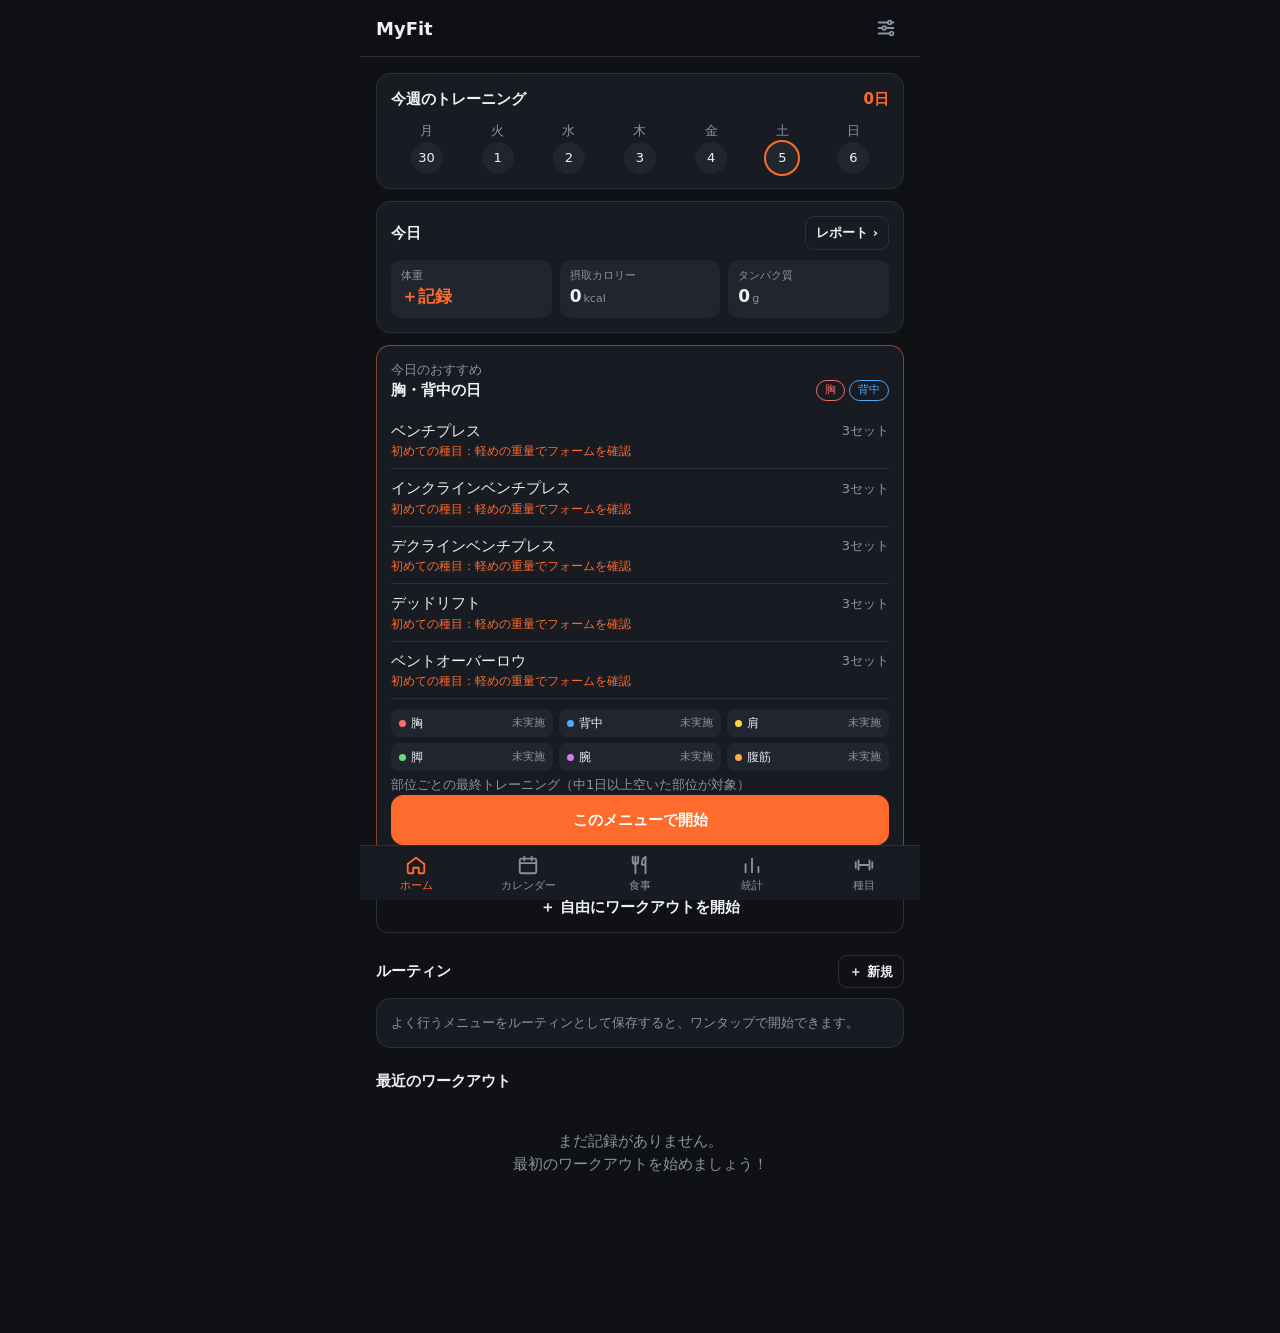
<file: index.html>
<!doctype html>
<html lang="ja">
<head>
  <meta charset="utf-8">
  <meta name="viewport" content="width=device-width, initial-scale=1, viewport-fit=cover">
  <meta name="theme-color" content="#0f1115">
  <meta name="description" content="自分専用の筋トレ記録アプリ">
  <title>MyFit</title>
  <link rel="manifest" href="manifest.webmanifest">
  <link rel="icon" type="image/png" href="icons/icon-192.png">
  <link rel="apple-touch-icon" href="icons/icon-192.png">
  <link rel="stylesheet" href="css/style.css">
</head>
<body>
  <header id="topbar">
    <button id="back" class="icon-btn big-icon" data-action="back" aria-label="戻る" hidden>‹</button>
    <h1 id="title">MyFit</h1>
    <div id="top-actions"></div>
  </header>

  <main id="view"></main>

  <button id="active-bar" data-action="open-active" hidden></button>
  <div id="restbar" hidden></div>

  <nav id="tabbar">
    <button data-action="tab" data-tab="home">
      <svg viewBox="0 0 24 24" fill="none" stroke="currentColor" stroke-width="2" stroke-linecap="round" stroke-linejoin="round"><path d="M3 11l9-7 9 7v9a1 1 0 0 1-1 1h-5v-6H9v6H4a1 1 0 0 1-1-1z"/></svg>ホーム
    </button>
    <button data-action="tab" data-tab="calendar">
      <svg viewBox="0 0 24 24" fill="none" stroke="currentColor" stroke-width="2" stroke-linecap="round" stroke-linejoin="round"><rect x="3" y="5" width="18" height="16" rx="2"/><path d="M3 10h18M8 3v4M16 3v4"/></svg>カレンダー
    </button>
    <button data-action="tab" data-tab="meals">
      <svg viewBox="0 0 24 24" fill="none" stroke="currentColor" stroke-width="2" stroke-linecap="round" stroke-linejoin="round"><path d="M7 3v18M4 3v5a3 3 0 0 0 6 0V3M18 21V3c-2.5 1-4 4-4 8.5h4"/></svg>食事
    </button>
    <button data-action="tab" data-tab="stats">
      <svg viewBox="0 0 24 24" fill="none" stroke="currentColor" stroke-width="2" stroke-linecap="round" stroke-linejoin="round"><path d="M5 20V11M12 20V5M19 20v-6"/></svg>統計
    </button>
    <button data-action="tab" data-tab="library">
      <svg viewBox="0 0 24 24" fill="none" stroke="currentColor" stroke-width="2" stroke-linecap="round" stroke-linejoin="round"><path d="M6 7v10M3 9v6M18 7v10M21 9v6M6 12h12"/></svg>種目
    </button>
  </nav>

  <div id="sheet" data-action="sheet-backdrop" hidden>
    <div class="sheet-body" id="sheet-body"></div>
  </div>
  <div id="toast" role="status"></div>

  <script src="js/exercises.js"></script>
  <script src="js/foods.js"></script>
  <script src="js/store.js"></script>
  <script src="js/plan.js"></script>
  <script src="js/app.js"></script>
</body>
</html>
</file>
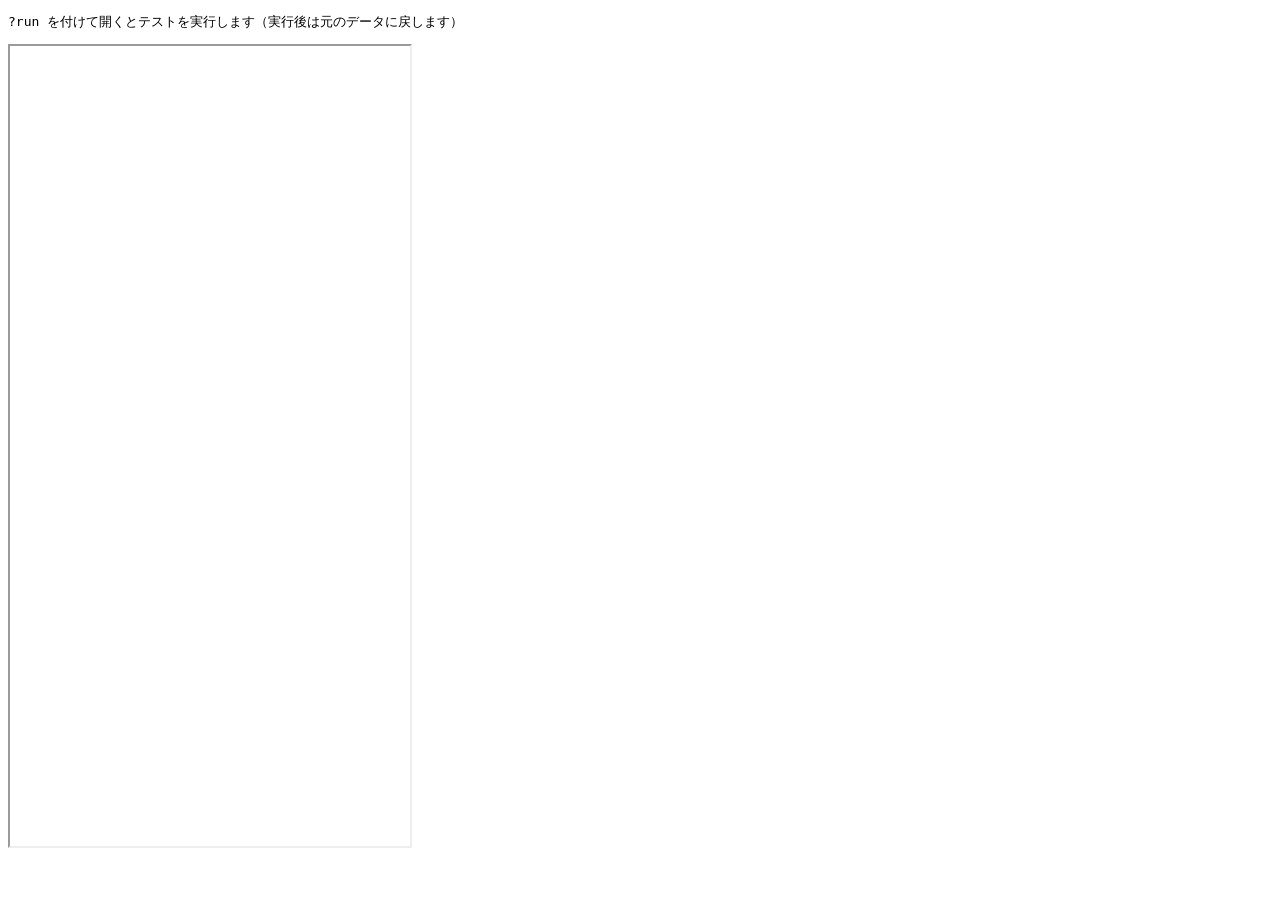
<file: tests/smoke.html>
<!doctype html><meta charset="utf-8"><title>MyFit smoke test</title>
<body><pre id="out">?run を付けて開くとテストを実行します（実行後は元のデータに戻します）</pre>
<iframe id="f" style="width:400px;height:800px"></iframe>
<script>
// MyFit のスモークテスト。tests/run-smoke.ps1 から headless Edge で実行する。
// 同じオリジンの localStorage を使うため、開始時に退避し終了時に復元する。
const log = [], errors = [];
const sleep = ms => new Promise(r => setTimeout(r, ms));
const f = document.getElementById('f');

if (location.search.includes('run')) {
  f.src = '../index.html';
  f.onload = run;
}

async function run() {
  const w = f.contentWindow, d = w.document, E = s => w.eval(s);
  const backup = w.localStorage.getItem('myfit.v1');
  w.onerror = (m, s, l) => errors.push(`${m} @${s}:${l}`);
  w.addEventListener('unhandledrejection', e => errors.push('promise: ' + e.reason));
  w.confirm = () => true;
  w.prompt = (q, def) => def || 'テストルーティン';
  const click = sel => { const el = d.querySelector(sel); if (!el) throw new Error('not found: ' + sel); el.click(); };
  const type = (sel, v, ev = 'input') => { const el = d.querySelector(sel); if (!el) throw new Error('not found: ' + sel); el.value = v; el.dispatchEvent(new Event(ev, { bubbles: true })); };
  const check = (name, cond, extra = '') => log.push(`${cond ? 'OK' : 'NG'}  ${name}${cond ? '' : '  ' + extra}`);
  const data = () => E('Store.data');
  const day = n => E(`dateStr(addDays(new Date(), ${n}))`);

  try {
    /* ---------- ワークアウト記録 ---------- */
    E('Store.reset(); render()');
    click('[data-action="start-empty"]'); await sleep(50);
    click('[data-action="w-add-ex"]'); await sleep(50);
    click('[data-action="picker-toggle"][data-id="bench_press"]');
    click('[data-action="picker-toggle"][data-id="plank"]');
    check('picker: 2種目選択', d.querySelector('#picker-ok').textContent.includes('2'));
    click('#picker-ok'); await sleep(300);
    check('picker: シートが閉じる', d.querySelector('#sheet').hidden);
    check('workout: 種目カード2枚', d.querySelectorAll('.ex-card').length === 2);
    const ins = d.querySelectorAll('.ex-card')[0].querySelectorAll('.set-row:not(.set-hdr) input');
    type2(ins[0], '60'); type2(ins[1], '10');
    d.querySelectorAll('.ex-card')[0].querySelector('.chk').click();
    check('workout: ボリューム 600', d.querySelector('#w-vol').textContent === '600');
    check('workout: 休憩タイマー表示', !d.querySelector('#restbar').hidden);
    click('[data-action="w-finish"]'); await sleep(50);
    check('finish: 詳細画面', !!d.querySelector('.d-title'));
    check('finish: 完了セットのみ保存', data().workouts.length === 1 && data().workouts[0].exercises.length === 1);
    click('[data-action="d-routine"]');
    check('routine: 保存', data().routines.length === 1);
    click('[data-action="d-repeat"]'); await sleep(50);
    const ins2 = d.querySelectorAll('.set-row:not(.set-hdr) input');
    check('repeat: 前回値を自動入力', ins2[0].value === '60');
    type2(ins2[0], '70');
    d.querySelector('.chk').click();
    click('[data-action="w-finish"]'); await sleep(50);
    check('repeat: 自己ベスト表示', !!d.querySelector('.pr-card'));
    click('#back'); await sleep(300);
    check('back: ホームへ戻る', d.querySelectorAll('.w-card').length === 2);

    /* ---------- 今日のおすすめ ---------- */
    E('Store.reset()');
    const mk = (n, exId, sets) => ({ id: `seed${n}${exId}`, date: day(n), start: Date.now() + n * 864e5, end: Date.now() + n * 864e5 + 3600e3, title: 'seed', memo: '', exercises: [{ exId, sets }] });
    data().workouts.push(mk(-3, 'bench_press', [1, 2, 3].map(() => ({ w: 60, r: 10, done: true }))));
    data().workouts.push(mk(-1, 'pull_up', [{ r: 8, done: true }]));
    E('Store.save(); render()');
    const plan = E('todayPlan()');
    check('plan: 自動作成', plan.type === 'auto', plan.type);
    check('plan: 昨日の背中は除外', !plan.parts.includes('back'), plan.parts);
    const sug = E('suggestExercise("bench_press")');
    check('plan: 全セット10回→+2.5kg', sug.sets[0].w === 62.5 && sug.sets[0].r === 8, JSON.stringify(sug.sets[0]));
    check('plan: 回復状況6部位', d.querySelectorAll('.rv').length === 6);

    /* ---------- プロフィール・体重・目標 ---------- */
    click('[data-action="open-settings"]'); await sleep(50);
    type('[data-prof="age"]', '30', 'change');
    type('[data-prof="height"]', '172', 'change');
    type('[data-prof="goal"]', 'lose', 'change');
    check('profile: 保存', data().profile.age === 30 && data().profile.goal === 'lose');
    click('#back'); await sleep(300);
    click('[data-action="weight-open"]'); await sleep(50);
    type('#wt-w', '70');
    click('[data-action="wt-save"]'); await sleep(300);
    check('weight: 保存', data().body.length === 1 && data().body[0].weight === 70);
    const t = E('targetsFor()');
    // BMR = 700 + 1075 - 150 + 5 = 1630 → ×1.55 = 2526.5 → 減量×0.85 → 2150
    check('targets: 計算', t && t.bmr === 1630 && t.kcal === 2150 && t.p === 140, JSON.stringify(t));

    /* ---------- 食事 ---------- */
    click('#tabbar [data-tab="meals"]'); await sleep(50);
    click('[data-action="meal-add"][data-meal="lunch"]'); await sleep(50);
    type('#food-q', 'とりむね');
    check('meal: ひらがな検索', d.querySelectorAll('#food-list .food-row').length >= 1);
    click('#food-list .food-row'); await sleep(50);
    click('[data-action="mf-qty"][data-q="2"]');
    click('[data-action="mf-save"]'); await sleep(300);
    const meal = data().meals[0];
    check('meal: 数量×2で保存', meal && meal.kcal === 210 && meal.p === 46.6, JSON.stringify(meal));
    click('[data-action="meal-edit"]'); await sleep(50);
    check('meal: 編集は1人前の値', d.querySelector('[data-mf="kcal"]').value === '105');
    click('#sheet [data-action="back"]'); await sleep(300);

    /* ---------- レポート ---------- */
    click('[data-action="open-report"]'); await sleep(50);
    check('report: アドバイス表示', !!d.querySelector('.advice li'));
    check('report: タンパク質不足の助言', E('dailyAdvice(dateStr())').some(a => a.includes('タンパク質があと')));
    check('report: 共有テキスト', E('reportText(dateStr())').includes('■食事'));
    click('[data-action="plan-start"]'); await sleep(50);
    check('report: おすすめから開始', d.querySelectorAll('.ex-card').length === 5, d.querySelectorAll('.ex-card').length);
    click('[data-action="w-discard"]'); await sleep(300);
    check('discard: レポートへ戻る', !!d.querySelector('.advice'));
    click('#back'); await sleep(300);

    /* ---------- 各タブ・その他 ---------- */
    for (const tb of ['home', 'calendar', 'meals', 'stats', 'library']) {
      click(`#tabbar [data-tab="${tb}"]`); await sleep(50);
      check(`tab: ${tb}`, d.querySelector('#view').innerHTML.length > 100);
    }
    click('#tabbar [data-tab="stats"]'); await sleep(50);
    check('stats: 体重グラフ描画', d.querySelector('#c-body')?.width > 0);
    click('#tabbar [data-tab="library"]');
    type('#lib-q', 'べんち');
    check('library: ひらがな検索', d.querySelectorAll('#lib-list .ex-item').length >= 1);
    click('#lib-list .ex-item'); await sleep(50);
    check('library: 種目シート（picker クラスなし）', !d.querySelector('#sheet').hidden && !d.querySelector('#sheet-body').classList.contains('picker'));
    click('#sheet [data-action="back"]'); await sleep(300);
    click('#tabbar [data-tab="calendar"]');
    click('[data-action="cal-add"]'); await sleep(50);
    check('calendar: 過去日の編集画面', !!d.querySelector('.w-date'));
    const before = data().workouts.length;
    click('#back'); await sleep(300);
    check('calendar: 空の記録は削除', data().workouts.length === before - 1);
  } catch (e) {
    errors.push('TEST: ' + e.message);
  } finally {
    // 元のデータに戻す
    if (backup) w.localStorage.setItem('myfit.v1', backup); else w.localStorage.removeItem('myfit.v1');
  }
  const ng = log.filter(l => l.startsWith('NG')).length;
  document.getElementById('out').textContent = log.join('\n') +
    `\nERRORS: ${errors.join('\n') || 'none'}\nRESULT: ${ng || errors.length ? 'FAIL' : 'PASS'} (${log.length - ng}/${log.length})`;

  function type2(el, v) { el.value = v; el.dispatchEvent(new Event('input', { bubbles: true })); }
}
</script>
</file>
<file: css/style.css>
:root {
  --bg: #0f1115;
  --surface: #181b21;
  --surface2: #21252d;
  --border: #2b303a;
  --text: #eef0f3;
  --muted: #8b93a1;
  --accent: #ff6b2c;
  --accent-soft: rgba(255, 107, 44, .15);
  --ok: #2fbf71;
  --ok-soft: rgba(47, 191, 113, .15);
  --danger: #ff5a5a;
  --grid: #262a33;
  --radius: 14px;
  color-scheme: dark;
}

* { box-sizing: border-box; -webkit-tap-highlight-color: transparent; }
[hidden] { display: none !important; }

html, body {
  margin: 0;
  background: var(--bg);
  color: var(--text);
  font-family: system-ui, -apple-system, "Hiragino Sans", "Noto Sans JP", sans-serif;
  font-size: 15px;
  line-height: 1.5;
}
body { max-width: 560px; margin: 0 auto; min-height: 100vh; min-height: 100dvh; overscroll-behavior-y: contain; }
body.no-scroll { overflow: hidden; }

button { font: inherit; color: inherit; background: none; border: 0; cursor: pointer; padding: 0; }
input, select, textarea {
  font: inherit; color: var(--text); background: var(--surface2);
  border: 1px solid var(--border); border-radius: 10px; padding: 10px 12px; width: 100%;
}
input:focus, select:focus, textarea:focus { outline: 2px solid var(--accent); outline-offset: -1px; border-color: transparent; }
input[type=number]::-webkit-inner-spin-button, input[type=number]::-webkit-outer-spin-button { -webkit-appearance: none; margin: 0; }
input[type=number] { -moz-appearance: textfield; }
textarea { resize: vertical; }

/* ---------- レイアウト ---------- */
#topbar {
  position: sticky; top: 0; z-index: 10;
  display: flex; align-items: center; gap: 4px;
  padding: calc(10px + env(safe-area-inset-top)) 16px 10px;
  background: rgba(15, 17, 21, .92);
  backdrop-filter: blur(10px); -webkit-backdrop-filter: blur(10px);
  border-bottom: 1px solid var(--border);
  min-height: 56px;
}
#topbar h1 { font-size: 18px; margin: 0; flex: 1; white-space: nowrap; overflow: hidden; text-overflow: ellipsis; }
#back { margin-left: -8px; }

#view { padding: 16px 16px calc(130px + env(safe-area-inset-bottom)); }

#tabbar {
  position: fixed; bottom: 0; left: 0; right: 0; z-index: 20;
  max-width: 560px; margin: 0 auto;
  display: flex; background: var(--surface); border-top: 1px solid var(--border);
  padding-bottom: env(safe-area-inset-bottom);
}
#tabbar button { flex: 1; display: flex; flex-direction: column; align-items: center; gap: 2px; padding: 8px 0 6px; font-size: 11px; color: var(--muted); }
#tabbar button.active { color: var(--accent); }
#tabbar svg { width: 22px; height: 22px; }
body.in-screen #tabbar { display: none; }

#active-bar {
  position: fixed; left: 12px; right: 12px; z-index: 19;
  bottom: calc(66px + env(safe-area-inset-bottom));
  max-width: 536px; margin: 0 auto;
  display: flex; align-items: center; gap: 10px;
  padding: 11px 14px; border-radius: 12px;
  background: var(--accent); color: #fff; font-weight: 600;
  box-shadow: 0 6px 20px rgba(0, 0, 0, .4);
}
#active-bar strong { flex: 1; text-align: left; }
#active-bar .chev { font-size: 20px; line-height: 1; }
.pulse { width: 9px; height: 9px; border-radius: 50%; background: #fff; flex: none; animation: pulse 1.4s infinite; }
@keyframes pulse { 50% { opacity: .3; } }

#restbar {
  position: fixed; left: 12px; right: 12px; z-index: 30;
  bottom: calc(12px + env(safe-area-inset-bottom));
  max-width: 536px; margin: 0 auto; overflow: hidden;
  display: flex; align-items: center; gap: 8px;
  padding: 10px 12px; border-radius: 14px;
  background: var(--surface2); border: 1px solid var(--border);
  box-shadow: 0 6px 24px rgba(0, 0, 0, .5);
}
#restbar strong { font-size: 20px; font-variant-numeric: tabular-nums; margin-right: auto; }
.rest-prog { position: absolute; left: 0; bottom: 0; height: 3px; background: var(--accent); transition: width .5s linear; }

/* ---------- 共通パーツ ---------- */
.card {
  background: var(--surface); border: 1px solid var(--border); border-radius: var(--radius);
  padding: 14px; margin-bottom: 12px; display: block; width: 100%; text-align: left;
}
.btn {
  display: inline-flex; align-items: center; justify-content: center; gap: 6px;
  padding: 10px 16px; border-radius: 12px; font-weight: 600;
  background: var(--surface2); border: 1px solid var(--border);
}
.btn.primary { background: var(--accent); border-color: var(--accent); color: #fff; }
.btn.ghost { background: transparent; }
.btn.danger { color: var(--danger); background: transparent; }
.btn.block { display: flex; width: 100%; margin-bottom: 10px; padding: 13px; }
.btn.small { padding: 6px 10px; font-size: 13px; border-radius: 9px; }
.btn:disabled { opacity: .4; }
.btn:active:not(:disabled), .card[data-action]:active { transform: scale(.98); }
.big-btn { font-size: 17px; padding: 16px; margin: 4px 0 8px; }

.icon-btn { width: 36px; height: 36px; border-radius: 9px; display: inline-flex; align-items: center; justify-content: center; color: var(--muted); flex: none; }
.icon-btn:disabled { opacity: .25; }
.big-icon { font-size: 26px; line-height: 1; }

.muted { color: var(--muted); }
.small { font-size: 13px; }
.accent-text { color: var(--accent); font-weight: 700; }
.ellipsis { white-space: nowrap; overflow: hidden; text-overflow: ellipsis; min-width: 0; }
.nowrap { white-space: nowrap; }
.pre { white-space: pre-wrap; }
.row-between { display: flex; justify-content: space-between; align-items: center; gap: 10px; }
.empty { color: var(--muted); text-align: center; padding: 28px 12px; }

h2.sec { font-size: 15px; margin: 22px 0 10px; display: flex; align-items: center; justify-content: space-between; }
h3.sub { font-size: 14px; margin: 4px 0 10px; }

.dot { width: 10px; height: 10px; border-radius: 50%; flex: none; }
.tags { display: flex; flex-wrap: wrap; gap: 4px; margin-top: 8px; }
.tag { display: inline-block; font-size: 11px; padding: 1px 8px; border-radius: 999px; border: 1px solid var(--c); color: var(--c); }

.search { margin-bottom: 10px; }
.chips { display: flex; gap: 6px; overflow-x: auto; padding: 2px 0 10px; scrollbar-width: none; }
.chips::-webkit-scrollbar { display: none; }
.chip { flex: none; padding: 6px 13px; border-radius: 999px; background: var(--surface2); border: 1px solid var(--border); font-size: 13px; color: var(--muted); }
.chip.active { background: var(--accent-soft); border-color: var(--accent); color: var(--accent); }

.kpis { display: grid; grid-template-columns: 1fr 1fr; gap: 10px; margin-bottom: 12px; }
.kpis.three { grid-template-columns: repeat(3, 1fr); margin: 12px 0 0; }
.kpis .card { margin: 0; }
.kpi .v { font-size: 20px; font-weight: 700; font-variant-numeric: tabular-nums; }
.kpi .l { font-size: 12px; color: var(--muted); }

/* ---------- ホーム ---------- */
.week { display: grid; grid-template-columns: repeat(7, 1fr); text-align: center; margin-top: 10px; }
.wd .c { width: 32px; height: 32px; border-radius: 50%; margin: 2px auto 0; display: grid; place-items: center; background: var(--surface2); font-size: 13px; }
.wd.on .c { background: var(--accent); color: #fff; font-weight: 700; }
.wd.today .c { box-shadow: 0 0 0 2px var(--accent); }
.active-card { border-color: var(--accent); }
.active-card .big { font-size: 30px; font-weight: 700; font-variant-numeric: tabular-nums; margin: 2px 0 10px; }
.routine { display: flex; align-items: center; gap: 6px; }
.r-main { flex: 1; min-width: 0; display: flex; flex-direction: column; }
.w-card strong { font-size: 15px; }

/* ---------- ワークアウト記録 ---------- */
.w-head { margin-bottom: 12px; }
.w-title { font-size: 20px; font-weight: 700; background: transparent; border: 0; padding: 4px 0; }
.w-title:focus { outline: 0; border-bottom: 2px solid var(--accent); border-radius: 0; }
.w-meta { color: var(--muted); font-variant-numeric: tabular-nums; }
.w-date { margin: 4px 0; max-width: 200px; }
.w-memo { margin-bottom: 12px; }

.ex-head { display: flex; align-items: center; gap: 6px; margin-bottom: 8px; }
.ex-name { flex: 1; text-align: left; font-weight: 700; font-size: 16px; min-width: 0; }
.set-row {
  display: grid; grid-template-columns: 30px minmax(0, 1fr) repeat(var(--n), 62px) 40px;
  gap: 6px; align-items: center; padding: 4px 6px; margin: 0 -6px 2px; border-radius: 9px;
  transition: background .15s;
}
.set-row.done { background: var(--ok-soft); }
.set-hdr { font-size: 12px; color: var(--muted); text-align: center; }
.set-row input { padding: 8px 2px; text-align: center; border-radius: 8px; font-variant-numeric: tabular-nums; }
.set-row.done input { background: transparent; border-color: transparent; }
.set-no { text-align: center; font-weight: 700; color: var(--muted); }
.set-prev { font-size: 12px; color: var(--muted); text-align: center; overflow: hidden; text-overflow: ellipsis; white-space: nowrap; }
.chk { width: 38px; height: 36px; border-radius: 9px; background: var(--surface2); border: 1px solid var(--border); color: var(--muted); font-weight: 700; }
.set-row.done .chk { background: var(--ok); border-color: var(--ok); color: #fff; }
.ex-foot { display: flex; justify-content: space-between; margin-top: 6px; }

/* ---------- 詳細 ---------- */
.d-title { margin: 2px 0 0; font-size: 20px; }
.set-line { display: flex; align-items: center; gap: 12px; padding: 3px 0; }
.set-line .set-no { width: 20px; }
.set-line .muted { margin-left: auto; }
.pr-card { border-color: #ffd43b; color: #ffd43b; font-weight: 600; }
.btn-grid { display: grid; grid-template-columns: 1fr 1fr; gap: 10px; }

/* ---------- カレンダー ---------- */
.cal-nav { display: flex; align-items: center; justify-content: space-between; margin-bottom: 8px; }
.cal-nav .icon-btn { font-size: 24px; }
.cal-month { font-weight: 700; font-size: 16px; }
.cal-grid { display: grid; grid-template-columns: repeat(7, 1fr); gap: 4px; text-align: center; }
.cal-dow { font-size: 12px; color: var(--muted); padding: 2px 0; }
.cal-dow.sun { color: #ff8787; }
.cal-dow.sat { color: #74c0fc; }
.cal-day { aspect-ratio: 1; border-radius: 10px; display: flex; flex-direction: column; align-items: center; justify-content: center; gap: 3px; font-size: 14px; }
.cal-day.has { background: var(--surface2); }
.cal-day.today span { color: var(--accent); font-weight: 700; }
.cal-day.sel { box-shadow: inset 0 0 0 2px var(--accent); }
.cal-day i { display: flex; gap: 2px; height: 6px; }
.cal-day b, .legend b { width: 6px; height: 6px; border-radius: 50%; display: inline-block; }
.legend { display: flex; flex-wrap: wrap; gap: 4px 12px; margin-top: 12px; font-size: 12px; color: var(--muted); }
.legend b { margin-right: 4px; vertical-align: middle; }

/* ---------- 統計 ---------- */
.chart { width: 100%; height: 180px; display: block; }
.chart-label { margin: 10px 0 4px; }
.pbar { display: grid; grid-template-columns: 48px 1fr 32px; gap: 8px; align-items: center; font-size: 13px; margin-bottom: 6px; }
.track { height: 10px; background: var(--surface2); border-radius: 5px; overflow: hidden; }
.track > div { height: 100%; border-radius: 5px; transition: width .3s; }
.track.big { height: 12px; margin: 8px 0 12px; }
.pbar .num { text-align: right; font-variant-numeric: tabular-nums; }
.pr-row { display: flex; align-items: center; gap: 8px; width: 100%; padding: 9px 0; border-bottom: 1px solid var(--border); text-align: left; }
.pr-row:last-child { border-bottom: 0; }
.pr-row .ellipsis { flex: 1; }

/* ---------- 種目一覧 ---------- */
.ex-list { margin: 0 -4px; }
.ex-item { display: flex; align-items: center; gap: 10px; width: 100%; padding: 12px 8px; border-bottom: 1px solid var(--border); text-align: left; border-radius: 8px; }
.ex-item .meta { margin-left: auto; font-size: 12px; color: var(--muted); white-space: nowrap; }
.ex-item.sel { background: var(--accent-soft); }
.ord { width: 22px; height: 22px; border-radius: 50%; background: var(--accent); color: #fff; font-size: 12px; display: grid; place-items: center; flex: none; }
.hist { display: grid; grid-template-columns: 110px 1fr; gap: 8px; padding: 8px 0; border-bottom: 1px solid var(--border); font-size: 14px; }

/* ---------- 今日・おすすめ ---------- */
.today-grid { display: grid; grid-template-columns: repeat(3, 1fr); gap: 8px; margin-top: 10px; }
.mini { background: var(--surface2); border-radius: 10px; padding: 8px 10px; text-align: left; min-width: 0; }
.mini .l { font-size: 11px; color: var(--muted); }
.mini .v { font-size: 17px; font-weight: 700; white-space: nowrap; overflow: hidden; text-overflow: ellipsis; font-variant-numeric: tabular-nums; }
.mini small { font-size: 11px; font-weight: 400; color: var(--muted); margin-left: 2px; }
.plan { border-color: rgba(255, 107, 44, .5); }
.plan .tags { margin-top: 0; }
.plan-list { list-style: none; padding: 0; margin: 10px 0; }
.plan-list li { padding: 8px 0; border-bottom: 1px solid var(--border); }
.plan-list .note { font-size: 12px; color: var(--accent); }
.recov { display: grid; grid-template-columns: repeat(3, 1fr); gap: 6px; margin: 10px 0 4px; }
.rv { display: flex; align-items: center; gap: 5px; font-size: 12px; background: var(--surface2); border-radius: 8px; padding: 5px 8px; opacity: .55; }
.rv.ok { opacity: 1; }
.rv b { width: 7px; height: 7px; border-radius: 50%; flex: none; }
.rv span { margin-left: auto; color: var(--muted); font-size: 11px; }

/* ---------- 食事・レポート ---------- */
.date-nav { display: flex; align-items: center; justify-content: space-between; margin: -4px 0 10px; }
.kcal-big { display: flex; align-items: baseline; gap: 2px; flex-wrap: wrap; }
.kcal-big .v { font-size: 28px; font-weight: 700; font-variant-numeric: tabular-nums; }
.kcal-big .right { margin-left: auto; }
.nbar { display: grid; grid-template-columns: 64px 1fr 76px; gap: 8px; align-items: center; font-size: 12px; margin-top: 8px; }
.nbar .num { text-align: right; font-variant-numeric: tabular-nums; }
.food-row { display: flex; align-items: center; gap: 8px; width: 100%; padding: 10px 2px; border-bottom: 1px solid var(--border); text-align: left; }
.food-row .ellipsis { flex: 1; }
.meal .add { margin-top: 6px; }
.form-grid { display: grid; grid-template-columns: 1fr 1fr; gap: 0 10px; }
.form-grid.four { grid-template-columns: repeat(4, 1fr); gap: 0 6px; margin-top: 4px; }
.form-grid.four input { padding: 9px 6px; }
.qty-row { display: flex; align-items: center; gap: 6px; flex-wrap: wrap; }
.qty-row .qty-in { width: 70px; padding: 6px 8px; text-align: center; }
.mf-total { margin: 10px 0 0; font-size: 14px; }
.mt { margin-top: 20px; }
.target-box { background: var(--surface2); border-radius: 10px; padding: 10px 12px; font-size: 13px; line-height: 1.8; }
.rep-w { display: block; width: 100%; text-align: left; padding: 8px 0; border-bottom: 1px solid var(--border); }
.rep-w:last-child { border-bottom: 0; }
.pr-text { color: #ffd43b; margin-top: 4px; }
.advice ul { margin: 0; padding-left: 18px; }
.advice li { margin-bottom: 6px; font-size: 14px; }

/* ---------- ボトムシート ---------- */
#sheet { position: fixed; inset: 0; z-index: 50; display: flex; align-items: flex-end; justify-content: center; background: rgba(0, 0, 0, .55); animation: fade .15s; }
.sheet-body {
  background: var(--surface); width: 100%; max-width: 560px;
  max-height: 88vh; max-height: 88dvh; overflow-y: auto;
  border-radius: 18px 18px 0 0; padding: 16px 16px calc(16px + env(safe-area-inset-bottom));
  animation: up .2s ease-out;
}
.sheet-body.picker { display: flex; flex-direction: column; height: 88vh; height: 88dvh; overflow: hidden; }
.sheet-body .scroll { flex: 1; min-height: 0; overflow-y: auto; }
.sheet-head { display: flex; align-items: flex-start; justify-content: space-between; gap: 10px; margin-bottom: 12px; }
.sheet-head h2 { margin: 0 0 4px; font-size: 18px; }
.sheet-foot { display: flex; gap: 10px; padding-top: 12px; }
.sheet-foot .btn { flex: 1; }
.field { display: block; font-size: 13px; color: var(--muted); margin-bottom: 12px; }
.field input, .field select { margin-top: 4px; }
@keyframes up { from { transform: translateY(40px); opacity: 0; } }
@keyframes fade { from { opacity: 0; } }

#toast {
  position: fixed; left: 50%; top: calc(64px + env(safe-area-inset-top)); z-index: 60;
  transform: translate(-50%, -10px); opacity: 0; pointer-events: none;
  background: #fff; color: #111; padding: 10px 18px; border-radius: 999px; font-weight: 600; font-size: 14px;
  box-shadow: 0 6px 20px rgba(0, 0, 0, .4); transition: .2s; white-space: nowrap;
}
#toast.show { opacity: 1; transform: translate(-50%, 0); }
</file>
